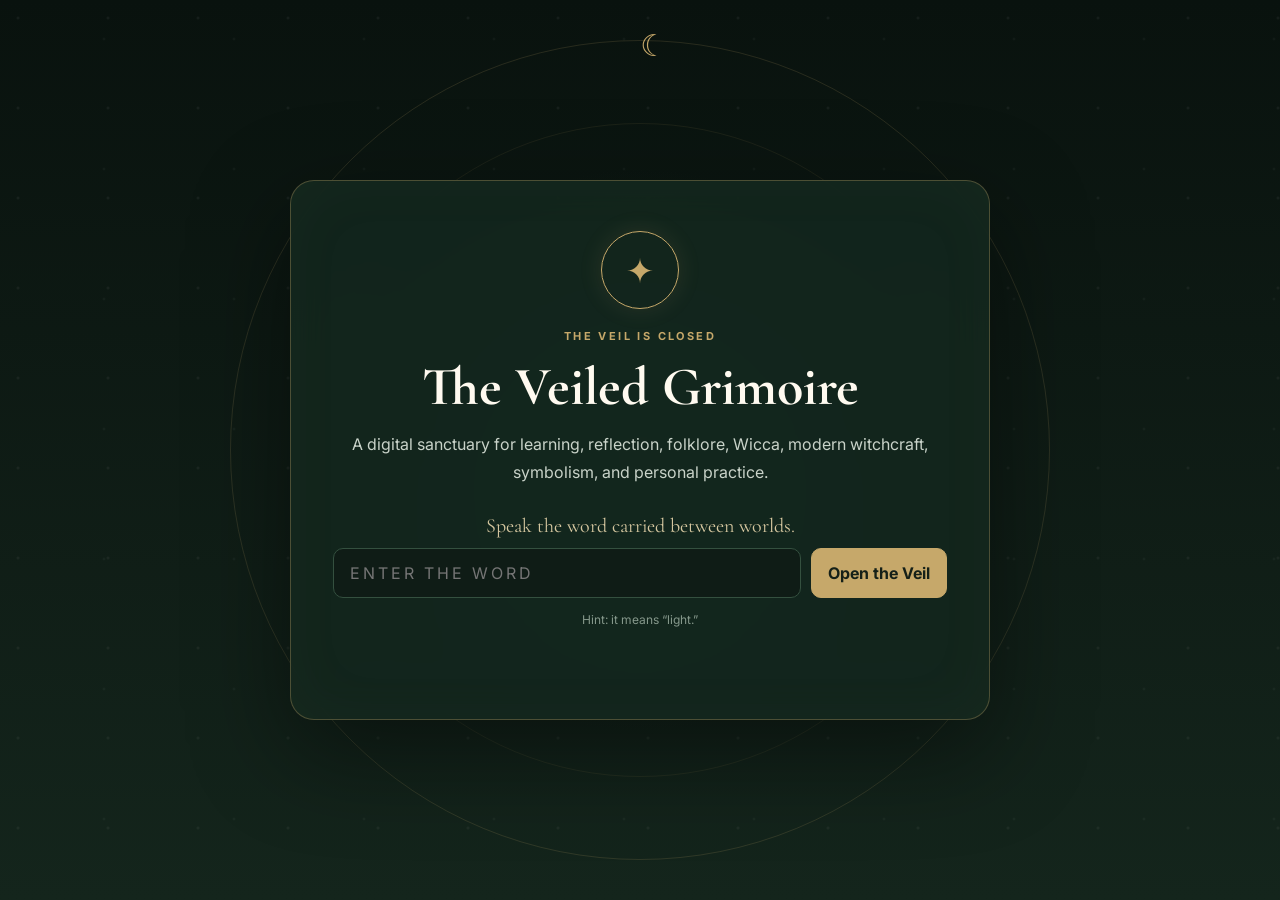
<file: index.html>
<!DOCTYPE html>
<html lang="en">
<head>
  <meta charset="UTF-8" />
  <meta name="viewport" content="width=device-width,initial-scale=1.0" />
  <meta name="theme-color" content="#13261e" />
  <title>The Veiled Grimoire</title>
  <link rel="preconnect" href="https://fonts.googleapis.com">
  <link rel="preconnect" href="https://fonts.gstatic.com" crossorigin>
  <link href="https://fonts.googleapis.com/css2?family=Cormorant+Garamond:wght@500;600;700&family=Inter:wght@400;500;600;700&display=swap" rel="stylesheet">
  <link rel="stylesheet" href="style.css" />
  <link rel="stylesheet" href="layout-fix.css" />
  <link rel="stylesheet" href="expansion.css" />
  <link rel="stylesheet" href="auth.css" />
  <link rel="stylesheet" href="platform.css" />
</head>
<body>
  <div id="veilGate" class="veil-gate"><div class="moon-orbit"><span>☾</span></div><div class="gate-card"><div class="gate-sigil">✦</div><p class="eyebrow">THE VEIL IS CLOSED</p><h1>The Veiled Grimoire</h1><p class="gate-copy">A digital sanctuary for learning, reflection, folklore, Wicca, modern witchcraft, symbolism, and personal practice.</p><label for="veilWord">Speak the word carried between worlds.</label><div class="gate-input-wrap"><input id="veilWord" autocomplete="off" spellcheck="false" placeholder="Enter the word" /><button id="openVeil">Open the Veil</button></div><p id="gateHint" class="gate-hint">Hint: it means “light.”</p><p id="gateError" class="gate-error"></p></div></div>
  <div id="site" class="site hidden"><aside class="sidebar"><div class="brand"><div class="brand-mark">☾</div><div><strong>VEILED</strong><span>THE DIGITAL GRIMOIRE</span></div></div><nav>
<button class="nav active" data-page="home">⌂ <span>Sanctuary</span></button><button class="nav" data-page="learn">✧ <span>Learn</span></button><button class="nav" data-page="herbs">❧ <span>Herbarium</span></button><button class="nav" data-page="protection">⛨ <span>Protection</span></button><button class="nav" data-page="sigils">✦ <span>Sigil Workshop</span></button><button class="nav" data-page="wheel">☼ <span>Wheel of the Year</span></button><button class="nav" data-page="tarot">▱ <span>Tarot Study</span></button><button class="nav" data-page="glossary">⌘ <span>Glossary</span></button><button class="nav" data-page="book">✎ <span>Book of Shadows</span></button><button class="nav" data-page="quiz">◇ <span>Study Quiz</span></button></nav><div class="side-note"><b>Practice with care.</b><span>Spiritual correspondences are traditions and beliefs, not medical claims. Never ingest, burn, or apply an herb unless you already know it is safe for you.</span></div></aside>
<main class="main"><header class="topbar"><div><div class="eyebrow">THE VEILED GRIMOIRE</div><h2 id="pageTitle">Sanctuary</h2></div><div class="top-tools"><div id="moonChip" class="moon-chip">☾ <span>Moon</span></div><button id="randomPageBtn" class="ghost-btn">Random Page</button></div></header>
<section id="home" class="page active-page"><div class="hero"><div class="hero-copy"><div class="eyebrow">WELCOME THROUGH THE VEIL</div><h1>Learn the history. Respect the tradition. Build your own practice.</h1><p>Explore folklore, modern witchcraft, Wiccan foundations, herbs, symbolism, tarot study, protective practices, seasonal traditions, and your own private notes—all in one living grimoire.</p><div class="hero-actions"><button class="primary-btn" data-jump="learn">Begin Learning</button><button class="secondary-btn" data-jump="book">Open My Book</button></div></div><div class="hero-seal"><div class="seal-ring"><span>☽ ✦ ☼ ✦ ☾</span><strong>VEILED</strong></div></div></div><div class="dashboard-grid"><article class="card botanical"><div class="card-icon">❧</div><h3>Herbarium</h3><p>Study historical and folkloric correspondences with clear safety notes.</p><button data-jump="herbs">Browse herbs →</button></article><article class="card"><div class="card-icon">⛨</div><h3>Protection Library</h3><p>Explore grounding, boundaries, charms, visualization, cleansing traditions, and protective symbolism.</p><button data-jump="protection">Open library →</button></article><article class="card"><div class="card-icon">✦</div><h3>Sigil Workshop</h3><p>Turn an intention into a decorative personal symbol you can save to your grimoire.</p><button data-jump="sigils">Create a sigil →</button></article><article class="card"><div class="card-icon">☼</div><h3>Wheel of the Year</h3><p>Learn the eight commonly observed Wiccan sabbats and their seasonal themes.</p><button data-jump="wheel">Explore the wheel →</button></article></div><div class="two-col"><article class="parchment-panel"><div class="panel-head"><span>Daily Grimoire Prompt</span><span>✎</span></div><blockquote id="dailyPrompt"></blockquote><button id="savePrompt" class="text-btn">Save to my Book of Shadows</button></article><article class="parchment-panel"><div class="panel-head"><span>Practice Compass</span><span>☾</span></div><div class="compass-list"><span>History before certainty</span><span>Consent before influence</span><span>Safety before symbolism</span><span>Curiosity before claims</span></div></article></div></section>
<section id="learn" class="page"><div class="section-head"><div><div class="eyebrow">FOUNDATIONS</div><h1>Learning Paths</h1><p>Choose a subject and work through it in your own order. Witchcraft is broad; Wicca is one modern Pagan religion within that larger landscape.</p></div></div><div id="lessonGrid" class="lesson-grid"></div><div class="info-banner"><b>Important distinction:</b> Not all witches are Wiccan, and not all Wiccans identify with the same style of witchcraft. Traditions vary widely by community, culture, and individual practice.</div></section>
<section id="herbs" class="page"><div class="section-head split"><div><div class="eyebrow">BOTANICAL FOLKLORE</div><h1>Herbarium</h1><p>Search common plants and read traditional associations alongside practical safety notes.</p></div><input id="herbSearch" class="search-input" placeholder="Search rosemary, lavender..." /></div><div class="filter-row"><button class="filter active" data-herb-filter="all">All</button><button class="filter" data-herb-filter="protection">Protection</button><button class="filter" data-herb-filter="peace">Peace</button><button class="filter" data-herb-filter="prosperity">Prosperity</button><button class="filter" data-herb-filter="clarity">Clarity</button></div><div id="herbGrid" class="herb-grid"></div></section>
<section id="protection" class="page"><div class="section-head"><div><div class="eyebrow">SAFE & SYMBOLIC PRACTICE</div><h1>Protection Library</h1><p>Protective practice can be spiritual, symbolic, emotional, or practical. These entries focus on low-risk methods such as boundaries, visualization, journaling, symbols, and non-hazardous charms.</p></div></div><div id="protectionGrid" class="protection-grid"></div><div class="info-banner warning"><b>Fire / smoke note:</b> Candles, incense, smoke cleansing, and burning herbs are optional traditions—not requirements. Use a no-flame alternative whenever flame or smoke would be unsafe.</div></section>
<section id="sigils" class="page"><div class="section-head"><div><div class="eyebrow">SYMBOL WORK</div><h1>Sigil Workshop</h1><p>Type a personal intention and generate a decorative symbol. The design is a creative aid, not proof of supernatural effect.</p></div></div><div class="sigil-layout"><div class="sigil-controls card-flat"><label>Intention</label><input id="sigilText" maxlength="80" placeholder="Example: I move through my day with calm confidence" /><div class="control-grid"><label>Symmetry<select id="symmetry"><option value="2">Mirror</option><option value="4" selected>Fourfold</option><option value="6">Sixfold</option><option value="8">Eightfold</option></select></label><label>Complexity<input id="complexity" type="range" min="3" max="10" value="6" /></label></div><div class="button-row"><button id="generateSigil" class="primary-btn">Generate</button><button id="randomizeSigil" class="secondary-btn">Randomize</button><button id="saveSigil" class="secondary-btn">Save to Book</button></div><p class="tiny-note">Keep intentions focused on yourself, your choices, boundaries, or well-being rather than controlling another person.</p></div><div class="sigil-canvas-wrap"><canvas id="sigilCanvas" width="700" height="700"></canvas><div id="sigilWords" class="sigil-words">YOUR SYMBOL WILL APPEAR HERE</div></div></div></section>
<section id="wheel" class="page"><div class="section-head"><div><div class="eyebrow">SEASONAL PRACTICE</div><h1>Wheel of the Year</h1><p>An overview of eight sabbats commonly used in modern Wiccan and Pagan practice. Dates and customs vary.</p></div></div><div class="wheel-layout"><div class="wheel-visual" id="wheelVisual"></div><div id="sabbatDetail" class="parchment-panel"></div></div></section>
<section id="tarot" class="page"><div class="section-head"><div><div class="eyebrow">DIVINATION STUDY</div><h1>Tarot Study Room</h1><p>Learn card symbolism and reflective interpretation. Tarot here is not presented as guaranteed prediction.</p></div></div><div class="tarot-layout"><div class="draw-area"><div id="tarotCard" class="tarot-card"><div class="tarot-back">☾<span>VEILED</span></div></div><button id="drawTarot" class="primary-btn">Draw a Study Card</button></div><div id="tarotMeaning" class="parchment-panel"><h3>Study prompt</h3><p>Draw a card to explore its common themes, imagery, and reflective questions.</p></div></div></section>
<section id="glossary" class="page"><div class="section-head split"><div><div class="eyebrow">REFERENCE</div><h1>Glossary</h1><p>Quick explanations of terms in Wicca, modern witchcraft, folklore, and ritual study.</p></div><input id="glossarySearch" class="search-input" placeholder="Search a term..." /></div><div id="glossaryList" class="glossary-list"></div></section>
<section id="book" class="page"><div class="section-head split"><div><div class="eyebrow">PRIVATE TO THIS BROWSER</div><h1>My Book of Shadows</h1><p>Your entries save locally in this browser. Use Export Backup from your profile or Owner Panel if you want a copy you can move to another device.</p></div><button id="exportNotes" class="secondary-btn">Export Notes</button></div><div class="book-layout"><div class="note-editor parchment-panel"><input id="noteTitle" placeholder="Page title" /><select id="noteCategory"><option>Journal</option><option>Study Notes</option><option>Dreams</option><option>Tarot</option><option>Herbs</option><option>Protection</option><option>Sigils</option><option>Crystals</option><option>Moon</option></select><textarea id="noteBody" placeholder="Write your grimoire entry..."></textarea><button id="saveNote" class="primary-btn">Save Page</button></div><div id="noteList" class="note-list"></div></div></section>
<section id="quiz" class="page"><div class="section-head"><div><div class="eyebrow">TEST YOUR KNOWLEDGE</div><h1>Study Quiz</h1><p>A short learning check based on the site's educational content.</p></div></div><div id="quizBox" class="quiz-box parchment-panel"></div></section>
</main></div><div id="modal" class="modal hidden"><div class="modal-card"><button id="modalClose" class="modal-close">×</button><div id="modalBody"></div></div></div><div id="toast" class="toast"></div><script src="data.js"></script><script src="script.js"></script><script src="expansion.js"></script><script src="tarot-modal.js"></script><script src="cloud.js"></script><script src="platform-guard.js"></script><script src="platform.js"></script><script src="profile-lock.js"></script></body></html>
</file>
<file: style.css>
:root{
  --forest:#13261e;--forest2:#1b3529;--forest3:#244735;--ink:#1d241f;--cream:#efe4c9;--paper:#e4d4ad;--paper2:#d7c395;--gold:#c6a86a;--gold2:#9d7d45;--sage:#8ca789;--muted:#b8c5b9;--line:rgba(198,168,106,.22);--white:#fffaf0;--danger:#c86969;
}
*{box-sizing:border-box}html{scroll-behavior:smooth}body{margin:0;background:#0b1511;color:var(--white);font-family:Inter,system-ui,sans-serif;min-height:100vh;background-image:radial-gradient(circle at 10% 0%,rgba(72,115,85,.18),transparent 28%),linear-gradient(#0c1712,#101c16 40%,#0c1511)}button,input,textarea,select{font:inherit}.hidden{display:none!important}.eyebrow{font-size:11px;letter-spacing:2.4px;text-transform:uppercase;color:var(--gold);font-weight:700}.veil-gate{min-height:100vh;display:grid;place-items:center;position:relative;overflow:hidden;padding:24px;background:radial-gradient(circle at center,rgba(46,88,62,.35),transparent 36%),linear-gradient(180deg,#09120e,#14251c)}.veil-gate:before,.veil-gate:after{content:"";position:absolute;inset:0;pointer-events:none;background-image:radial-gradient(circle at 20% 20%,rgba(255,255,255,.05) 0 1px,transparent 2px),radial-gradient(circle at 80% 30%,rgba(255,255,255,.04) 0 1px,transparent 2px);background-size:90px 90px,130px 130px;opacity:.5}.moon-orbit{position:absolute;width:min(78vw,820px);height:min(78vw,820px);border:1px solid rgba(198,168,106,.16);border-radius:50%;animation:spin 30s linear infinite}.moon-orbit:before,.moon-orbit:after{content:"";position:absolute;border:1px solid rgba(198,168,106,.09);border-radius:50%}.moon-orbit:before{inset:10%}.moon-orbit:after{inset:23%}.moon-orbit span{position:absolute;left:50%;top:-14px;color:var(--gold);font-size:30px}@keyframes spin{to{transform:rotate(360deg)}}.gate-card{position:relative;z-index:2;width:min(700px,94vw);padding:50px 42px;background:rgba(19,38,30,.92);border:1px solid rgba(198,168,106,.32);box-shadow:0 30px 100px rgba(0,0,0,.45),inset 0 0 70px rgba(198,168,106,.03);text-align:center;border-radius:24px;backdrop-filter:blur(18px)}.gate-sigil{width:78px;height:78px;border:1px solid var(--gold);display:grid;place-items:center;border-radius:50%;margin:0 auto 20px;font-size:34px;color:var(--gold);box-shadow:0 0 25px rgba(198,168,106,.12)}.gate-card h1,.hero h1,.section-head h1{font-family:"Cormorant Garamond",serif}.gate-card h1{font-size:54px;margin:8px 0 12px}.gate-copy{color:#c9d3c9;line-height:1.7;max-width:580px;margin:0 auto 28px}.gate-card label{display:block;color:#d4c69f;margin-bottom:10px;font-family:"Cormorant Garamond",serif;font-size:20px}.gate-input-wrap{display:flex;gap:10px}.gate-input-wrap input{flex:1;background:#0f1c16;border:1px solid #34503f;color:#fff9e9;padding:14px 16px;border-radius:10px;outline:none;text-transform:uppercase;letter-spacing:3px}.gate-input-wrap input:focus{border-color:var(--gold)}.gate-input-wrap button,.primary-btn{border:1px solid var(--gold);background:var(--gold);color:#152018;font-weight:700;padding:12px 16px;border-radius:10px;cursor:pointer}.gate-hint{font-size:12px;color:#86998c;margin:14px 0 0}.gate-error{color:#e69b9b;font-size:12px;min-height:18px}.site{display:grid;grid-template-columns:260px 1fr;min-height:100vh}.sidebar{position:fixed;inset:0 auto 0 0;width:260px;background:rgba(12,25,19,.96);border-right:1px solid var(--line);padding:20px 14px;display:flex;flex-direction:column;backdrop-filter:blur(18px);z-index:10}.brand{display:flex;gap:12px;align-items:center;padding:8px 10px 22px;border-bottom:1px solid var(--line)}.brand-mark{width:44px;height:44px;border:1px solid var(--gold);border-radius:50%;display:grid;place-items:center;color:var(--gold);font-size:22px}.brand strong{display:block;letter-spacing:1.6px}.brand span{font-size:9px;color:#83998a;display:block;margin-top:3px;letter-spacing:1.4px}.sidebar nav{padding-top:16px}.nav{width:100%;display:flex;gap:12px;align-items:center;border:0;background:transparent;color:#a7b7aa;padding:11px 13px;border-radius:10px;text-align:left;cursor:pointer;margin:2px 0}.nav:hover,.nav.active{background:#1a3025;color:#f4ead3}.nav.active{box-shadow:inset 3px 0 0 var(--gold)}.side-note{margin-top:auto;border:1px solid var(--line);padding:13px;border-radius:12px;background:#102118}.side-note b{font-family:"Cormorant Garamond",serif;color:#ddc691;font-size:18px}.side-note span{display:block;color:#849789;font-size:10px;line-height:1.55;margin-top:6px}.main{margin-left:260px;padding:0 30px 50px;min-width:0}.topbar{height:88px;display:flex;align-items:center;justify-content:space-between;border-bottom:1px solid var(--line);position:sticky;top:0;background:rgba(12,22,17,.84);backdrop-filter:blur(16px);z-index:8}.topbar h2{font-family:"Cormorant Garamond",serif;margin:2px 0 0;font-size:30px}.top-tools{display:flex;gap:10px;align-items:center}.moon-chip,.ghost-btn{border:1px solid var(--line);background:#14251c;color:#d4dfd5;padding:10px 12px;border-radius:10px}.ghost-btn{cursor:pointer}.page{display:none;padding-top:28px}.active-page{display:block}.hero{display:grid;grid-template-columns:1.2fr .8fr;gap:24px;align-items:center;min-height:360px;padding:38px;border:1px solid var(--line);border-radius:24px;background:linear-gradient(145deg,rgba(29,53,41,.92),rgba(16,31,24,.94));box-shadow:0 30px 60px rgba(0,0,0,.18);overflow:hidden;position:relative}.hero:after{content:"";position:absolute;inset:auto -120px -160px auto;width:420px;height:420px;border:1px solid rgba(198,168,106,.1);border-radius:50%}.hero h1{font-size:52px;line-height:1.03;margin:10px 0 14px}.hero p{color:#b8c9bc;max-width:760px;line-height:1.75}.hero-actions{display:flex;gap:10px;margin-top:20px}.secondary-btn{border:1px solid #586d5f;background:#1b3025;color:#e8e0ce;font-weight:700;padding:11px 14px;border-radius:10px;cursor:pointer}.hero-seal{display:grid;place-items:center}.seal-ring{width:260px;height:260px;border:1px solid var(--gold);border-radius:50%;display:grid;place-items:center;position:relative;box-shadow:inset 0 0 40px rgba(198,168,106,.06),0 0 40px rgba(198,168,106,.08)}.seal-ring:before,.seal-ring:after{content:"";position:absolute;border:1px solid rgba(198,168,106,.35);border-radius:50%}.seal-ring:before{inset:20px}.seal-ring:after{inset:56px}.seal-ring span{position:absolute;top:35px;color:#bea267;letter-spacing:6px}.seal-ring strong{font-family:"Cormorant Garamond",serif;font-size:38px;letter-spacing:5px}.dashboard-grid{display:grid;grid-template-columns:repeat(4,1fr);gap:14px;margin-top:16px}.card,.card-flat{background:#14261d;border:1px solid var(--line);border-radius:16px}.card{padding:20px;min-height:210px;position:relative;overflow:hidden}.card.botanical:after{content:"❧";position:absolute;font-size:110px;right:-8px;bottom:-25px;color:rgba(198,168,106,.05)}.card-icon{font-size:26px;color:var(--gold)}.card h3{font-family:"Cormorant Garamond",serif;font-size:25px;margin:12px 0 6px}.card p{color:#90a397;font-size:12px;line-height:1.65}.card button,.text-btn{border:0;background:transparent;color:#d6bb7d;padding:0;cursor:pointer;font-weight:600}.two-col{display:grid;grid-template-columns:1fr 1fr;gap:14px;margin-top:14px}.parchment-panel{color:#2d2a22;background:linear-gradient(145deg,#eadfbd,#d9c397);border:1px solid #b29b68;padding:20px;border-radius:16px;box-shadow:inset 0 0 30px rgba(91,67,33,.08)}.panel-head{display:flex;justify-content:space-between;align-items:center;font-weight:700;font-family:"Cormorant Garamond",serif;font-size:21px;border-bottom:1px solid rgba(73,54,31,.18);padding-bottom:9px}.parchment-panel blockquote{font-family:"Cormorant Garamond",serif;font-size:25px;line-height:1.35;margin:18px 0}.parchment-panel .text-btn{color:#654b20}.compass-list{display:grid;grid-template-columns:1fr 1fr;gap:10px;margin-top:15px}.compass-list span{border:1px solid rgba(73,54,31,.18);padding:10px;border-radius:10px;font-size:12px}.section-head{margin-bottom:20px}.section-head h1{font-size:46px;margin:3px 0 6px}.section-head p{color:#9caf9f;max-width:850px;line-height:1.65}.section-head.split{display:flex;justify-content:space-between;align-items:end;gap:20px}.search-input{min-width:290px;background:#12221a;border:1px solid #375141;color:#edf4eb;padding:12px 14px;border-radius:10px;outline:none}.lesson-grid{display:grid;grid-template-columns:repeat(3,1fr);gap:14px}.lesson{padding:20px}.lesson .lesson-num{color:var(--gold);font-size:11px;letter-spacing:1.5px}.lesson h3{font-family:"Cormorant Garamond",serif;font-size:25px;margin:10px 0}.lesson p{font-size:12px;color:#91a497;line-height:1.6}.lesson ul{padding-left:18px;color:#aab8ad;font-size:11px;line-height:1.7}.info-banner{margin-top:16px;border:1px solid var(--line);background:#162a20;padding:14px;border-radius:12px;color:#a9bbaa;font-size:12px;line-height:1.6}.info-banner.warning{border-color:rgba(200,105,105,.4);background:#2b201d;color:#d4bdb4}.filter-row{display:flex;gap:8px;flex-wrap:wrap;margin-bottom:14px}.filter{border:1px solid #36503e;background:#13241b;color:#a7b5a9;padding:8px 10px;border-radius:999px;cursor:pointer}.filter.active{background:var(--gold);color:#172219;border-color:var(--gold)}.herb-grid{display:grid;grid-template-columns:repeat(3,1fr);gap:14px}.herb-card{padding:18px;cursor:pointer}.herb-card:hover{border-color:rgba(198,168,106,.55)}.herb-symbol{font-size:28px;color:#9ec39a}.herb-card h3{font-family:"Cormorant Garamond",serif;font-size:25px;margin:8px 0 5px}.herb-card p{font-size:12px;color:#94a498;line-height:1.55}.tag-row{display:flex;gap:6px;flex-wrap:wrap;margin-top:10px}.tag{font-size:9px;border:1px solid #405c49;padding:4px 7px;border-radius:999px;color:#bdcabb}.protection-grid{display:grid;grid-template-columns:repeat(3,1fr);gap:14px}.protection-card{padding:19px}.protection-card h3{font-family:"Cormorant Garamond",serif;font-size:24px;margin:8px 0}.protection-card p{font-size:12px;color:#9cad9f;line-height:1.65}.protection-card .steps{margin-top:12px;border-top:1px solid var(--line);padding-top:11px;color:#c7d2c9;font-size:11px;line-height:1.7}.sigil-layout{display:grid;grid-template-columns:.85fr 1.15fr;gap:16px}.sigil-controls{padding:20px}.sigil-controls>label{font-size:12px;color:#b8c8ba;display:block;margin-bottom:7px}.sigil-controls input,.sigil-controls select,.note-editor input,.note-editor select,.note-editor textarea{width:100%;background:#0f1f17;border:1px solid #36503e;color:#f0eadb;border-radius:10px;padding:12px;outline:none}.control-grid{display:grid;grid-template-columns:1fr 1fr;gap:12px;margin-top:14px}.control-grid label{font-size:11px;color:#9caf9f}.control-grid select,.control-grid input{margin-top:6px}.button-row{display:flex;gap:8px;flex-wrap:wrap;margin-top:16px}.tiny-note{font-size:10px!important;color:#768a7b!important}.sigil-canvas-wrap{min-height:600px;border:1px solid var(--line);background:radial-gradient(circle at center,#213a2c 0,#13231b 55%,#0d1913 100%);border-radius:16px;display:grid;place-items:center;position:relative;overflow:hidden}.sigil-canvas-wrap:before{content:"";position:absolute;width:74%;height:74%;border:1px solid rgba(198,168,106,.15);border-radius:50%}.sigil-canvas-wrap canvas{width:min(88%,700px);height:auto;position:relative;z-index:2}.sigil-words{position:absolute;bottom:16px;font-size:10px;letter-spacing:2px;color:#728478;z-index:3}.wheel-layout{display:grid;grid-template-columns:1fr .9fr;gap:18px}.wheel-visual{min-height:560px;border:1px solid var(--line);border-radius:50%;aspect-ratio:1;position:relative;margin:auto;background:radial-gradient(circle,#182d22 0 24%,#101e17 25% 51%,#14281e 52%);max-width:560px}.sabbat-node{position:absolute;transform:translate(-50%,-50%);width:110px;text-align:center;cursor:pointer}.sabbat-node span{display:grid;place-items:center;width:52px;height:52px;margin:auto;border:1px solid var(--gold);border-radius:50%;background:#15271e;color:#e2c37e}.sabbat-node b{font-family:"Cormorant Garamond",serif;font-size:17px;display:block;margin-top:5px}.sabbat-node small{font-size:9px;color:#8da08f}.tarot-layout{display:grid;grid-template-columns:.7fr 1.3fr;gap:18px}.draw-area{display:flex;flex-direction:column;align-items:center;gap:16px}.tarot-card{width:250px;height:420px;perspective:1000px}.tarot-back,.tarot-front{width:100%;height:100%;border:1px solid var(--gold);border-radius:16px;background:radial-gradient(circle,#20372a,#102019);display:flex;flex-direction:column;align-items:center;justify-content:center;box-shadow:0 20px 50px rgba(0,0,0,.25)}.tarot-back{font-size:80px;color:var(--gold)}.tarot-back span{font-size:12px;letter-spacing:4px;margin-top:15px}.tarot-front{background:linear-gradient(#e8dab7,#d7be8a);color:#30281d;text-align:center;padding:20px}.tarot-front .roman{font-size:12px;letter-spacing:2px}.tarot-front .symbol{font-size:75px;margin:30px 0}.tarot-front h3{font-family:"Cormorant Garamond",serif;font-size:31px;margin:0}.glossary-list{display:grid;gap:10px}.glossary-item{border:1px solid var(--line);background:#13241b;padding:15px;border-radius:12px}.glossary-item b{font-family:"Cormorant Garamond",serif;font-size:22px;color:#ddc58c}.glossary-item p{margin:5px 0 0;color:#95a79a;font-size:12px;line-height:1.6}.book-layout{display:grid;grid-template-columns:.85fr 1.15fr;gap:16px}.note-editor{display:grid;gap:10px}.note-editor input,.note-editor select,.note-editor textarea{background:rgba(255,255,255,.28);border-color:rgba(77,57,29,.25);color:#2c281f}.note-editor textarea{height:340px;resize:vertical}.note-list{display:grid;gap:10px;align-content:start}.note-card{border:1px solid var(--line);background:#14261d;padding:15px;border-radius:12px}.note-card h3{font-family:"Cormorant Garamond",serif;font-size:23px;margin:4px 0}.note-card p{font-size:11px;color:#93a597;white-space:pre-wrap;line-height:1.55}.note-meta{font-size:9px;color:#bda46f;text-transform:uppercase;letter-spacing:1px}.note-actions{display:flex;gap:8px;margin-top:10px}.note-actions button{border:0;background:transparent;color:#c8ad72;padding:0;font-size:10px;cursor:pointer}.quiz-box{max-width:820px}.quiz-q h3{font-family:"Cormorant Garamond",serif;font-size:28px;margin:0 0 14px}.quiz-option{display:block;width:100%;text-align:left;border:1px solid rgba(74,55,30,.2);background:rgba(255,255,255,.18);padding:11px;border-radius:9px;margin:8px 0;color:#2f2a21;cursor:pointer}.quiz-option:hover{background:rgba(255,255,255,.3)}.modal{position:fixed;inset:0;background:rgba(4,9,7,.72);z-index:50;display:grid;place-items:center;padding:20px}.modal-card{width:min(760px,94vw);max-height:88vh;overflow:auto;background:linear-gradient(#eadfbe,#d8c292);color:#29251d;border:1px solid #b69e6a;border-radius:18px;padding:26px;position:relative}.modal-close{position:absolute;right:14px;top:12px;border:0;background:transparent;font-size:28px;color:#5c4d34;cursor:pointer}.modal-card h2{font-family:"Cormorant Garamond",serif;font-size:34px;margin:5px 0}.modal-card h4{font-family:"Cormorant Garamond",serif;font-size:21px;margin:18px 0 6px}.modal-card p,.modal-card li{font-size:12px;line-height:1.65}.toast{position:fixed;right:20px;bottom:20px;background:#182c22;border:1px solid var(--gold);color:#f0e6d0;padding:12px 15px;border-radius:10px;transform:translateY(20px);opacity:0;transition:.2s;z-index:80;font-size:11px}.toast.show{transform:none;opacity:1}
@media(max-width:1100px){.dashboard-grid{grid-template-columns:repeat(2,1fr)}.lesson-grid,.herb-grid,.protection-grid{grid-template-columns:repeat(2,1fr)}.sigil-layout,.wheel-layout,.tarot-layout,.book-layout{grid-template-columns:1fr}.sigil-canvas-wrap{min-height:480px}.wheel-visual{width:min(90vw,560px)}}
@media(max-width:760px){.site{display:block}.sidebar{position:static;width:100%;height:auto;display:block;overflow-x:auto}.brand,.side-note{display:none}.sidebar nav{display:flex;padding:0}.nav{width:auto;white-space:nowrap}.nav span{display:none}.main{margin:0;padding:0 15px 35px}.topbar{height:72px}.moon-chip{display:none}.hero{grid-template-columns:1fr;padding:24px}.hero h1{font-size:40px}.hero-seal{display:none}.dashboard-grid,.two-col,.lesson-grid,.herb-grid,.protection-grid{grid-template-columns:1fr}.section-head.split{display:block}.search-input{min-width:0;width:100%;margin-top:10px}.compass-list{grid-template-columns:1fr}.gate-card{padding:34px 22px}.gate-card h1{font-size:42px}.gate-input-wrap{flex-direction:column}.topbar h2{font-size:25px}}
</file>
<file: layout-fix.css>
/* VEILED layout patch: keeps the fixed sidebar from consuming a CSS grid column. */
.site{
  display:block;
  min-height:100vh;
}

.sidebar{
  overflow-y:auto;
  overflow-x:hidden;
  overscroll-behavior:contain;
  scrollbar-width:thin;
  scrollbar-color:rgba(198,168,106,.45) transparent;
  padding-bottom:28px;
}

.sidebar::-webkit-scrollbar{
  width:7px;
}

.sidebar::-webkit-scrollbar-track{
  background:transparent;
}

.sidebar::-webkit-scrollbar-thumb{
  background:rgba(198,168,106,.35);
  border-radius:999px;
}

.sidebar::-webkit-scrollbar-thumb:hover{
  background:rgba(198,168,106,.55);
}

.sidebar nav{
  flex:0 0 auto;
}

.side-note{
  flex:0 0 auto;
  margin-top:18px;
}

.main{
  margin-left:260px;
  width:calc(100% - 260px);
  min-width:0;
  padding:0 30px 50px;
}

.topbar{
  width:100%;
}

.page,
.hero,
.dashboard-grid,
.two-col,
.lesson-grid,
.herb-grid,
.protection-grid,
.sigil-layout,
.wheel-layout,
.tarot-layout,
.book-layout{
  min-width:0;
}

@media (max-width: 860px){
  .site{display:block;}
  .sidebar{
    position:static;
    width:100%;
    min-height:auto;
    max-height:none;
    overflow:visible;
  }
  .main{
    margin-left:0;
    width:100%;
    padding:0 16px 36px;
  }
  .topbar{
    position:sticky;
    top:0;
  }
  .hero,
  .sigil-layout,
  .wheel-layout,
  .tarot-layout,
  .book-layout,
  .two-col{
    grid-template-columns:1fr;
  }
  .dashboard-grid,
  .lesson-grid,
  .herb-grid,
  .protection-grid{
    grid-template-columns:repeat(2,minmax(0,1fr));
  }
}

@media (max-width: 560px){
  .dashboard-grid,
  .lesson-grid,
  .herb-grid,
  .protection-grid{
    grid-template-columns:1fr;
  }
  .top-tools{
    gap:6px;
  }
  .moon-chip,
  .ghost-btn{
    padding:8px;
    font-size:12px;
  }
  .hero{
    padding:24px;
  }
  .hero h1,
  .section-head h1{
    font-size:38px;
  }
}
</file>
<file: expansion.css>
.global-search{width:min(360px,32vw);padding:11px 14px;border:1px solid #405b45;border-radius:12px;background:#102219;color:#eee7d2}.xpbar{height:9px;background:#152a20;border-radius:99px;overflow:hidden;margin-top:8px}.xpbar i{display:block;height:100%;background:#d7bd79}.mini-stat{font-size:12px;color:#b9c9bd}.collection-grid{display:grid;grid-template-columns:repeat(3,minmax(0,1fr));gap:16px}.collection-card{padding:20px;border:1px solid #304a38;border-radius:16px;background:#102219;cursor:pointer}.collection-card:hover{border-color:#d7bd79;transform:translateY(-2px)}.collection-card h3{font-family:'Cormorant Garamond',serif;font-size:25px;margin:8px 0}.search-results{display:grid;gap:10px}.result{padding:14px;border:1px solid #334b3a;border-radius:12px;background:#102219}.progress-card{padding:18px;border:1px solid #334b3a;border-radius:14px;background:#102219}.course-row{display:flex;justify-content:space-between;gap:14px;align-items:center;padding:14px 0;border-bottom:1px solid #2b4233}.course-row:last-child{border-bottom:0}.course-row.done{opacity:.65}.moon-orb{width:190px;height:190px;border-radius:50%;display:grid;place-items:center;font-size:100px;margin:20px auto;background:#15261e;box-shadow:0 0 60px rgba(215,189,121,.12)}.altar-stage{min-height:430px;border:1px solid #405b45;border-radius:18px;background:linear-gradient(#102219,#17271d);position:relative;overflow:hidden}.altar-shelf{position:absolute;left:8%;right:8%;bottom:70px;height:14px;background:#72583b;border-radius:8px}.altar-item{position:absolute;font-size:42px;cursor:grab;user-select:none}.altar-tools{display:flex;gap:8px;flex-wrap:wrap;margin-bottom:14px}.altar-tools button{font-size:25px}.spell-card{padding:20px;border:1px solid #405b45;border-radius:16px;background:#102219}.spell-card .risk{font-size:11px;color:#d7bd79;text-transform:uppercase;letter-spacing:.12em}.path-options{display:flex;gap:10px;flex-wrap:wrap}.path-options label{padding:12px;border:1px solid #405b45;border-radius:12px;cursor:pointer}.path-output{margin-top:20px}.bos-template-row{display:flex;gap:8px;flex-wrap:wrap;margin:12px 0}.bos-template-row button{padding:8px 10px}.symbol-grid{display:grid;grid-template-columns:repeat(4,minmax(0,1fr));gap:12px}.symbol-card{padding:16px;border:1px solid #405b45;border-radius:14px;background:#102219}.history-line{border-left:2px solid #d7bd79;padding-left:22px;display:grid;gap:18px}.history-event{position:relative}.history-event:before{content:'';position:absolute;left:-29px;top:8px;width:12px;height:12px;border-radius:50%;background:#d7bd79}.achievement{display:inline-flex;gap:8px;align-items:center;padding:8px 10px;border:1px solid #405b45;border-radius:99px;margin:4px;font-size:12px}.locked{opacity:.4}.study-tabs{display:flex;gap:8px;flex-wrap:wrap;margin-bottom:18px}.study-tabs button.active{background:#d7bd79;color:#102219}.tarot-deck{display:grid;grid-template-columns:repeat(6,minmax(0,1fr));gap:10px}.tarot-mini{padding:12px 8px;min-height:105px;border:1px solid #405b45;border-radius:12px;background:#102219;text-align:center;cursor:pointer}.tarot-mini b{display:block;font-family:'Cormorant Garamond',serif;margin-top:7px}.garden{display:flex;gap:18px;flex-wrap:wrap;align-items:end;min-height:220px;padding:24px;border:1px solid #405b45;border-radius:18px;background:linear-gradient(#102219 55%,#27331e 55%)}.garden-plant{text-align:center;font-size:45px}.garden-plant span{display:block;font-size:11px}.map-grid{display:grid;grid-template-columns:repeat(2,minmax(0,1fr));gap:14px}.tradition-card{padding:18px;border:1px solid #405b45;border-radius:14px;background:#102219}.top-tools{flex-wrap:wrap}.nav{white-space:nowrap}
.tarot-study-modal{display:grid;grid-template-columns:220px 1fr;gap:28px;align-items:stretch}.tarot-card-art{min-height:340px;border:1px solid #b99b55;border-radius:18px;background:radial-gradient(circle at 50% 35%,rgba(215,189,121,.18),transparent 32%),linear-gradient(145deg,#183126,#091811);box-shadow:inset 0 0 0 6px #0d2017,inset 0 0 0 7px rgba(215,189,121,.35);display:flex;flex-direction:column;justify-content:space-between;align-items:center;text-align:center;padding:22px 14px;color:#e5cf91}.tarot-card-art span{font-size:10px;letter-spacing:.2em}.tarot-card-art strong{font-family:'Cormorant Garamond',serif;font-size:34px;line-height:1}.tarot-card-art i{font-style:normal;letter-spacing:.25em}.tarot-study-copy h2{font-family:'Cormorant Garamond',serif;font-size:42px;margin:4px 0 8px}.tarot-study-copy h3{margin:20px 0 5px;color:#d7bd79}.tarot-study-copy p{line-height:1.65}.tarot-keywords{display:inline-block;padding:8px 12px;border:1px solid #405b45;border-radius:999px;color:#cbd9ce;background:#102219;font-size:12px}.tarot-study-copy .primary-btn{margin-top:18px}
@media(max-width:1100px){.collection-grid{grid-template-columns:repeat(2,minmax(0,1fr))}.tarot-deck{grid-template-columns:repeat(4,minmax(0,1fr))}.global-search{width:220px}}@media(max-width:700px){.collection-grid,.symbol-grid,.map-grid{grid-template-columns:1fr}.tarot-deck{grid-template-columns:repeat(2,minmax(0,1fr))}.global-search{width:100%}.tarot-study-modal{grid-template-columns:1fr}.tarot-card-art{min-height:220px;max-width:260px;width:100%;margin:auto}}
</file>
<file: auth.css>
.cloud-auth-overlay,.cloud-block-overlay{position:fixed;inset:0;z-index:9998;display:grid;place-items:center;padding:24px;background:radial-gradient(circle at 50% 25%,rgba(92,127,96,.18),transparent 35%),rgba(6,14,10,.96);backdrop-filter:blur(16px);overflow-y:auto;overscroll-behavior:contain}.cloud-auth-card,.cloud-block-card{width:min(520px,94vw);padding:32px;border:1px solid rgba(198,168,106,.35);border-radius:24px;background:linear-gradient(145deg,#152a20,#0c1913);box-shadow:0 35px 100px rgba(0,0,0,.5);text-align:center;max-height:calc(100vh - 48px);overflow-y:auto;scrollbar-width:thin;scrollbar-color:#c6a86a #102118}.cloud-auth-card::-webkit-scrollbar,.cloud-block-card::-webkit-scrollbar{width:8px}.cloud-auth-card::-webkit-scrollbar-track,.cloud-block-card::-webkit-scrollbar-track{background:#102118;border-radius:999px}.cloud-auth-card::-webkit-scrollbar-thumb,.cloud-block-card::-webkit-scrollbar-thumb{background:#c6a86a;border-radius:999px}.cloud-auth-card h2,.cloud-block-card h2,.owner-panel h2{font-family:'Cormorant Garamond',serif;font-size:38px;margin:8px 0}.cloud-auth-card p,.cloud-block-card p{color:#9fb0a2;line-height:1.65}.cloud-auth-tabs{display:grid;grid-template-columns:1fr 1fr;gap:8px;margin:22px 0 14px}.cloud-auth-tabs button,.cloud-auth-card input,.owner-input{width:100%;border:1px solid #3c5744;border-radius:11px;background:#0d1d15;color:#f3ecd9;padding:12px}.cloud-auth-tabs button.active{background:#c6a86a;color:#122018;border-color:#c6a86a}.cloud-auth-card input{margin:6px 0}.cloud-auth-card .primary-btn{width:100%;margin-top:10px}.cloud-auth-message{min-height:20px;margin-top:10px;font-size:12px;color:#d8c080}.cloud-small{font-size:11px;color:#748779}.maintenance-seal{width:92px;height:92px;border:1px solid #c6a86a;border-radius:50%;display:grid;place-items:center;margin:0 auto 18px;font-size:40px;color:#c6a86a;box-shadow:0 0 35px rgba(198,168,106,.12)}.account-chip{border:1px solid var(--line);background:#14251c;color:#d4dfd5;padding:10px 12px;border-radius:10px;cursor:pointer}.announcement-banner{position:sticky;top:88px;z-index:7;margin:0 -30px;padding:10px 30px;background:#2b2417;border-bottom:1px solid rgba(198,168,106,.32);color:#e4d4ad;font-size:12px}.owner-grid{display:grid;grid-template-columns:1fr 1fr;gap:16px}.owner-card{padding:20px;border:1px solid var(--line);border-radius:16px;background:#14261d}.owner-card h3{font-family:'Cormorant Garamond',serif;font-size:25px;margin:0 0 12px}.owner-toggle{display:flex;justify-content:space-between;gap:16px;align-items:center;padding:12px 0;border-bottom:1px solid rgba(198,168,106,.12)}.owner-toggle:last-child{border-bottom:0}.owner-toggle input{width:18px;height:18px}.owner-textarea{width:100%;min-height:100px;border:1px solid #3c5744;border-radius:11px;background:#0d1d15;color:#f3ecd9;padding:12px;resize:vertical}.owner-actions{display:flex;gap:10px;flex-wrap:wrap;margin-top:14px}.owner-table{width:100%;border-collapse:collapse;font-size:12px}.owner-table th,.owner-table td{text-align:left;padding:10px;border-bottom:1px solid rgba(198,168,106,.13)}.owner-table select,.owner-table button{border:1px solid #3c5744;background:#102219;color:#eee7d2;border-radius:8px;padding:7px}.status-active{color:#72d99a}.status-suspended{color:#e48888}.disabled-feature{opacity:.4!important;pointer-events:none!important}.cloud-sync-dot{display:inline-block;width:7px;height:7px;border-radius:50%;background:#72d99a;box-shadow:0 0 8px #72d99a;margin-right:6px}.owner-log{padding:9px 0;border-bottom:1px solid rgba(198,168,106,.12);font-size:11px;color:#9fb0a2}.owner-log b{color:#dfc683}.owner-panel .info-banner{margin-top:14px}@media(max-width:850px){.owner-grid{grid-template-columns:1fr}.announcement-banner{top:74px;margin:0 -16px;padding:10px 16px}.account-chip{padding:8px;font-size:11px}.cloud-auth-overlay,.cloud-block-overlay{place-items:start center;padding:14px}.cloud-auth-card,.cloud-block-card{margin:14px auto;max-height:none;width:min(520px,100%);padding:24px}}
</file>
<file: platform.css>
.platform-grid{display:grid;grid-template-columns:repeat(3,minmax(0,1fr));gap:16px}.platform-card{background:#102219;border:1px solid #35513e;border-radius:16px;padding:18px}.platform-card h3,.academy-card h3{font-family:'Cormorant Garamond',serif;font-size:25px;margin:5px 0 8px}.platform-card .big-stat{font:700 32px 'Cormorant Garamond',serif;color:#d7bd79}.academy-grid{display:grid;grid-template-columns:repeat(2,minmax(0,1fr));gap:16px}.academy-card{background:#102219;border:1px solid #35513e;border-radius:18px;padding:20px;position:relative}.academy-card .course-icon{font-size:30px}.academy-card .course-meta{display:flex;gap:8px;flex-wrap:wrap;font-size:11px;color:#b8c8bc;margin:12px 0}.academy-card .course-meta span,.research-badge{border:1px solid #405b45;border-radius:999px;padding:5px 9px}.academy-progress{height:8px;background:#183025;border-radius:999px;overflow:hidden;margin:12px 0}.academy-progress i{height:100%;display:block;background:#d7bd79}.lesson-list{display:grid;gap:10px;margin-top:16px}.lesson-row{display:grid;grid-template-columns:1fr auto;gap:12px;align-items:center;padding:13px;border:1px solid #344d3a;border-radius:12px;background:#0d1e16}.lesson-row.done{opacity:.68}.lesson-row button{white-space:nowrap}.research-note{border-left:3px solid #d7bd79;padding:12px 14px;background:rgba(215,189,121,.07);border-radius:0 10px 10px 0;margin:18px 0}.sources-box{margin-top:22px;padding-top:18px;border-top:1px solid #35513e}.source-item{padding:14px 0;border-bottom:1px solid #273d2f}.source-item:last-child{border-bottom:0}.source-kind{font-size:10px;text-transform:uppercase;letter-spacing:.13em;color:#d7bd79}.research-switch{display:flex;align-items:center;gap:10px;padding:10px 13px;border:1px solid #405b45;border-radius:999px;background:#102219;cursor:pointer;font-size:12px}.research-switch input{accent-color:#d7bd79}.research-banner{margin:0 0 18px;padding:11px 14px;border:1px solid #6c5b33;background:rgba(215,189,121,.08);border-radius:12px;font-size:12px;color:#d9dfd9}.research-mode-on .card,.research-mode-on .herb-card,.research-mode-on .protection-card,.research-mode-on .parchment-panel{outline:1px solid rgba(215,189,121,.12)}.profile-shell{display:grid;grid-template-columns:280px 1fr;gap:22px}.profile-preview{padding:22px;text-align:center;background:#102219;border:1px solid #405b45;border-radius:18px}.avatar-ring{width:130px;height:130px;margin:0 auto 14px;border-radius:50%;border:1px solid #d7bd79;display:grid;place-items:center;overflow:hidden;background:#0b1b14;font-size:45px}.avatar-ring img{display:none!important}.profile-sigil{font-size:34px;color:#d7bd79;margin:4px}.profile-tags{display:flex;gap:7px;flex-wrap:wrap;justify-content:center}.profile-tags span{font-size:11px;padding:5px 8px;border:1px solid #405b45;border-radius:999px}.profile-form{display:grid;gap:13px}.profile-form label,.maintenance-form label,.owner-compose label{display:grid;gap:6px;font-size:12px;color:#c6d1c8}.profile-form input,.profile-form textarea,.profile-form select,.maintenance-form input,.maintenance-form textarea,.maintenance-form select,.owner-compose input,.owner-compose textarea,.owner-compose select,.research-admin input,.research-admin select,.research-admin textarea{width:100%;box-sizing:border-box;background:#0c1d15;color:#eee7d2;border:1px solid #405b45;border-radius:10px;padding:11px}.focus-choices{display:flex;gap:8px;flex-wrap:wrap}.focus-choices label{display:inline-flex;align-items:center;gap:6px;padding:8px 10px;border:1px solid #405b45;border-radius:999px}.owner-inbox-layout{display:grid;grid-template-columns:minmax(280px,.8fr) 1.4fr;gap:18px}.ticket-list{display:grid;gap:10px}.ticket{padding:14px;border:1px solid #405b45;border-radius:13px;background:#102219;cursor:pointer}.ticket.open{border-left:3px solid #d7bd79}.ticket.reviewing{border-left:3px solid #8ba0c2}.ticket.resolved{opacity:.7}.ticket small{color:#9fb0a4}.ticket-view{min-height:260px}.owner-tools{margin-top:24px}.owner-tools h2{font-family:'Cormorant Garamond',serif;font-size:34px}.owner-stat-grid{display:grid;grid-template-columns:repeat(4,minmax(0,1fr));gap:12px;margin:14px 0 20px}.owner-stat{padding:16px;border:1px solid #405b45;border-radius:14px;background:#102219}.owner-stat strong{font-size:26px;display:block;color:#d7bd79}.maintenance-form{display:grid;grid-template-columns:repeat(2,minmax(0,1fr));gap:12px}.maintenance-form .full{grid-column:1/-1}.scope-grid{display:flex;gap:7px;flex-wrap:wrap}.scope-grid label{display:inline-flex;flex-direction:row;align-items:center;gap:5px;border:1px solid #405b45;border-radius:999px;padding:8px 10px}.research-admin{display:grid;gap:10px}.source-library{display:grid;gap:10px}.source-library .platform-card{padding:14px}.danger-lite{border-color:#75534e!important}.maintenance-live{background:rgba(176,85,68,.12);border:1px solid #84584f;color:#edd7d1;padding:13px;border-radius:12px;margin-bottom:15px}.platform-toast{position:fixed;right:20px;bottom:20px;z-index:10000;padding:12px 16px;background:#d7bd79;color:#102219;border-radius:12px;font-weight:700;box-shadow:0 12px 30px rgba(0,0,0,.3)}
/* Make every research/source link look like a VEILED action button. */
.source-item a,.source-library .platform-card>a{display:inline-flex!important;align-items:center;gap:8px;width:max-content;max-width:100%;margin-top:10px;padding:9px 14px;border:1px solid #6d6543;border-radius:10px;background:rgba(215,189,121,.09);color:#dec784!important;text-decoration:none!important;font-size:12px;font-weight:700;letter-spacing:.02em;transition:background .18s ease,border-color .18s ease,transform .18s ease,color .18s ease}.source-item a::before,.source-library .platform-card>a::before{content:'↗';font-size:13px}.source-item a:hover,.source-library .platform-card>a:hover{background:#d7bd79;color:#102219!important;border-color:#d7bd79;transform:translateY(-1px)}.source-item a:focus-visible,.source-library .platform-card>a:focus-visible{outline:2px solid #dec784;outline-offset:3px}
/* Header stability: keep page title readable and tools from crushing the title column. */
.topbar{height:auto!important;min-height:88px;display:grid!important;grid-template-columns:minmax(190px,1fr) minmax(0,auto);gap:18px;padding:12px 0;align-items:center}.topbar>div:first-child{min-width:0}.topbar h2{white-space:nowrap;overflow:hidden;text-overflow:ellipsis}.top-tools{min-width:0;display:flex;justify-content:flex-end;align-items:center;gap:10px;flex-wrap:wrap}.top-tools .global-search{flex:1 1 260px;min-width:200px;max-width:360px}.top-tools>*{max-width:100%}
@media(max-width:1180px){.topbar{grid-template-columns:1fr}.topbar h2{white-space:normal}.top-tools{justify-content:flex-start}.top-tools .global-search{max-width:none}}
@media(max-width:1000px){.platform-grid,.owner-stat-grid{grid-template-columns:repeat(2,minmax(0,1fr))}.academy-grid,.profile-shell,.owner-inbox-layout{grid-template-columns:1fr}.profile-preview{max-width:none}.maintenance-form{grid-template-columns:1fr}.maintenance-form .full{grid-column:auto}}@media(max-width:620px){.platform-grid,.owner-stat-grid{grid-template-columns:1fr}.lesson-row{grid-template-columns:1fr}.research-switch span{display:none}.topbar{gap:10px}.top-tools{display:grid;grid-template-columns:1fr 1fr;width:100%}.top-tools .global-search{grid-column:1/-1;width:100%;min-width:0}.top-tools>*{width:100%;justify-content:center;text-align:center}}
</file>
